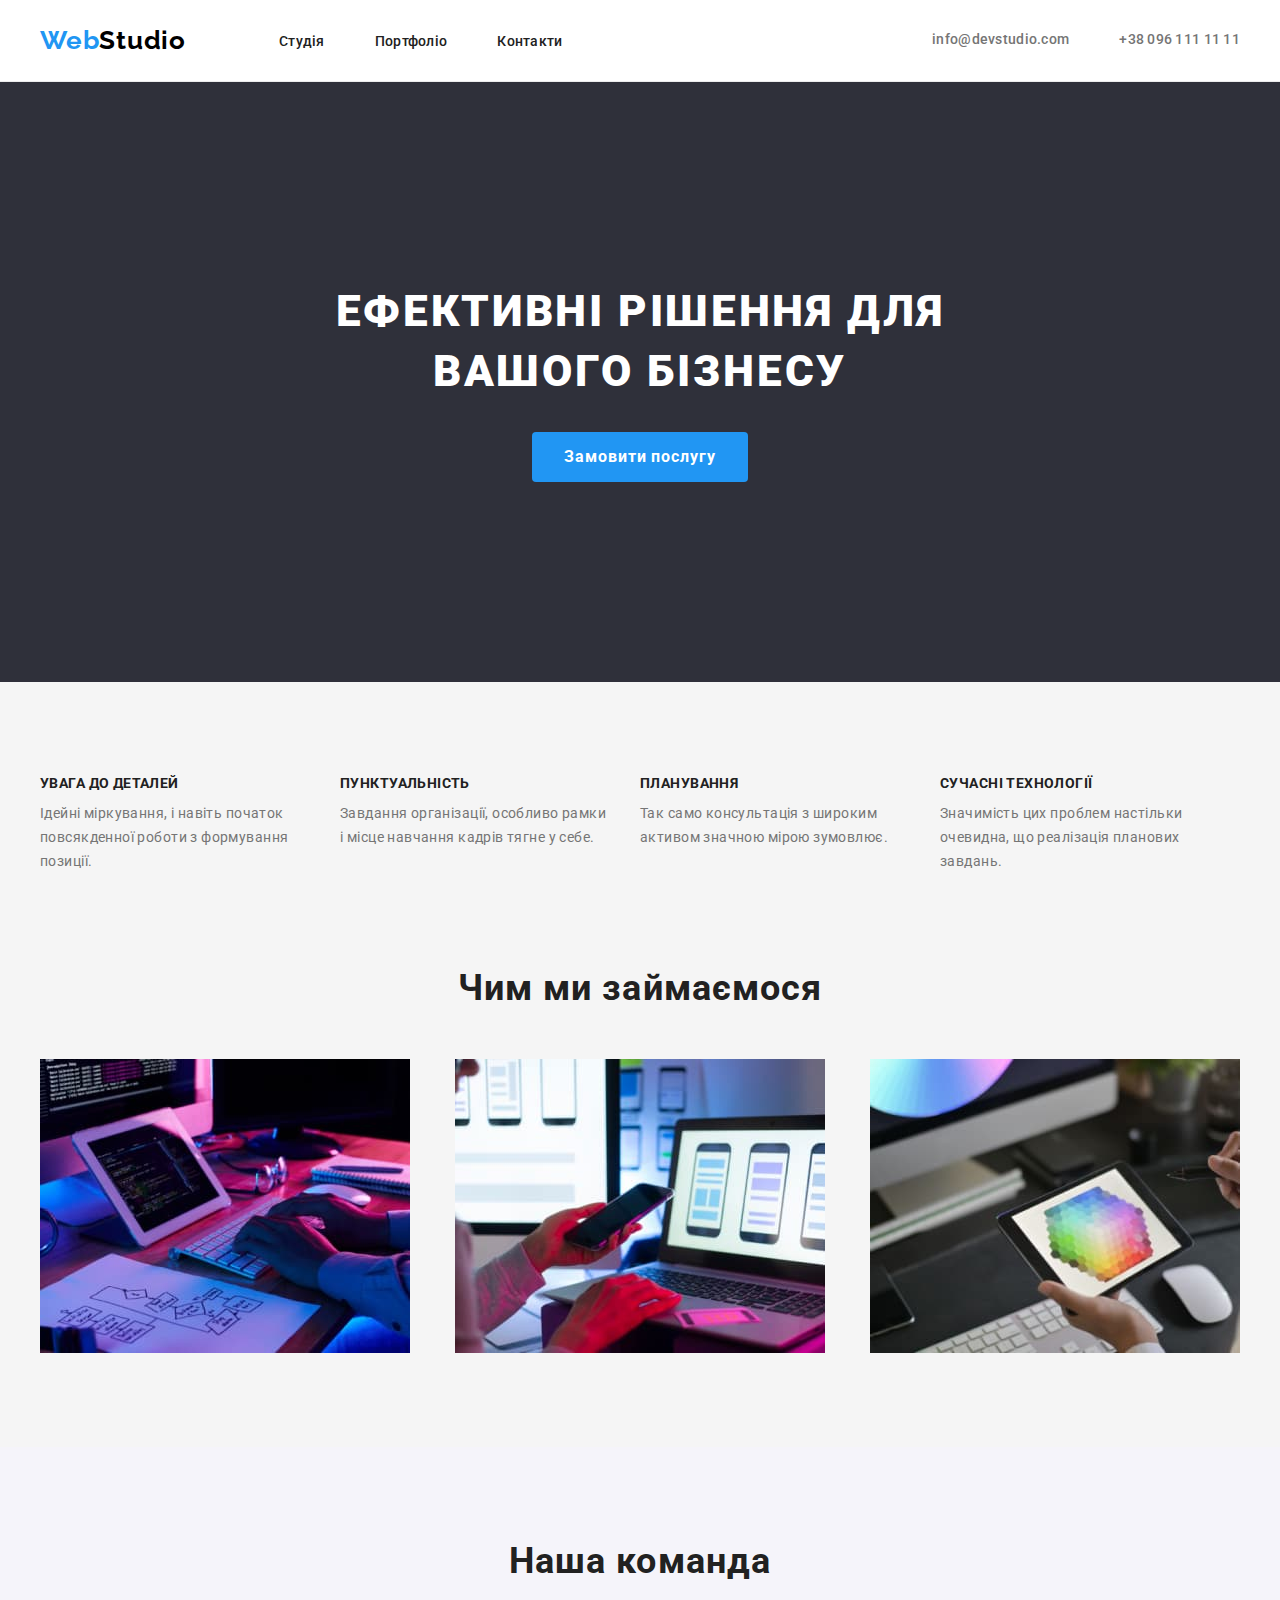
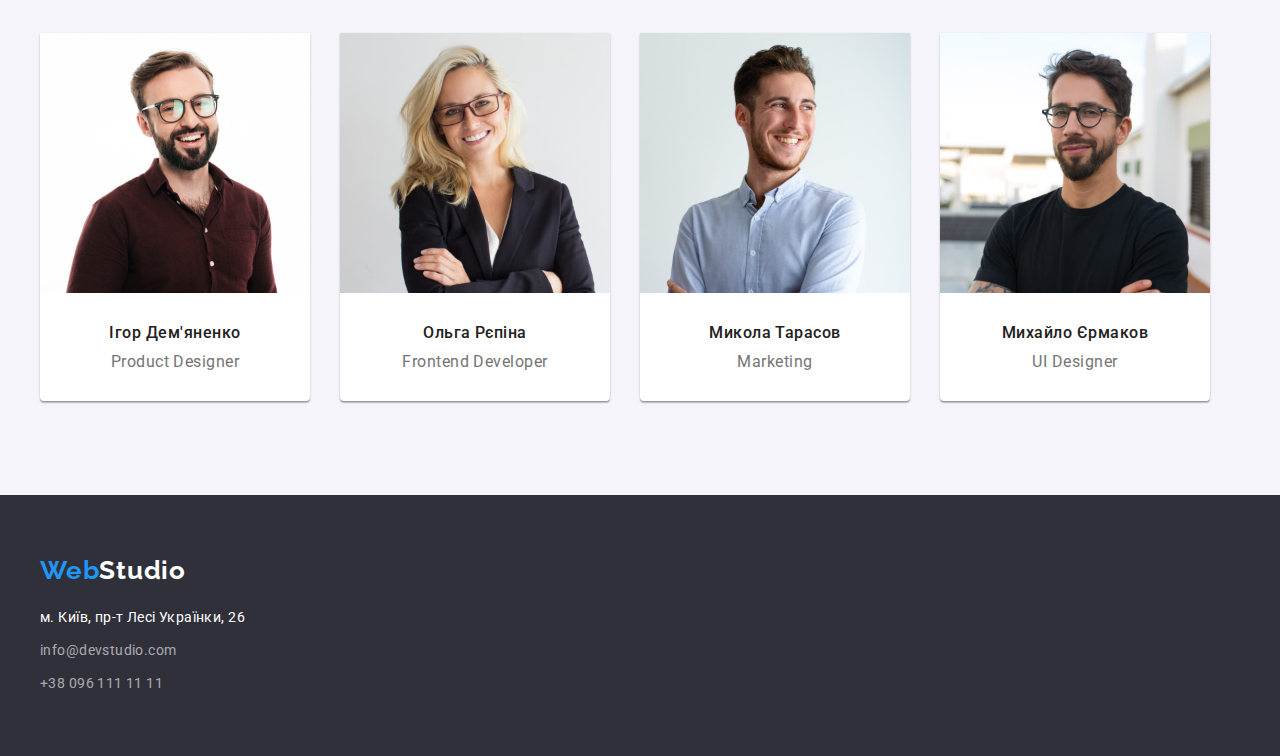
<file: index.html>
<!DOCTYPE html>
<html lang="uk">
  <head>
    <meta charset="UTF-8" />
    <meta http-equiv="X-UA-Compatible" content="IE=edge" />
    <meta name="viewport" content="width=device-width, initial-scale=1.0" />
    <title lang="en">WebStudio</title>
    <link rel="preconnect" href="https://fonts.googleapis.com" />
    <link rel="preconnect" href="https://fonts.gstatic.com" crossorigin />
    <link
      href="https://fonts.googleapis.com/css2?family=Raleway:wght@700&family=Roboto:wght@400;500;700;900&display=swap"
      rel="stylesheet"
    />
    <link rel="stylesheet" href="https://cdnjs.cloudflare.com/ajax/libs/modern-normalize/1.1.0/modern-normalize.min.css" integrity="sha512-wpPYUAdjBVSE4KJnH1VR1HeZfpl1ub8YT/NKx4PuQ5NmX2tKuGu6U/JRp5y+Y8XG2tV+wKQpNHVUX03MfMFn9Q==" crossorigin="anonymous" referrerpolicy="no-referrer" />
    <!-- Customs styles -->
    <link rel="stylesheet" href="./css/style.css" />
  </head>
  <body>
    <header class="header">
      <div class="container main-nav">
      <a href="" lang="en" class="logo link"
        >Web<span class="logo-header">Studio</span></a
      >
      <nav>
        <ul class="nav-list">
          <li class="nav-item">
            <a href="./index.html" class="nav-link link">Студія</a>
          </li>
          <li class="nav-item">
            <a href="./portfolio.html" class="nav-link link">Портфоліо</a>
          </li>
          <li class="nav-item">
            <a href="" class="nav-link link">Контакти</a>
          </li>
        </ul>
      </nav>
      <a href="mailto:info@devstudio.com" class="header-mail link"
        >info@devstudio.com</a
      >
      <a href="tel:+380961111111" class="header-tel link">+38 096 111 11 11</a>
      </div>
    </header>
    <main>
      <!--Hero-->
      <section class="section hero">
        <div class="container padding-200">
        <h1 class="hero-title">
          Ефективні рішення для <br />
          вашого бізнесу
        </h1>
        <button type="button" class="hero-btn">Замовити послугу</button>
        </div>
      </section>
      <!--Features-->
      <section class="section features">
        <div class="container padding-0">
        <h2 class="visually-hidden">Особливості</h2>
        <ul class="features-list">
          <li class="features-item">
            <h3 class="features-sub-title">Увага до деталей</h3>
            <p class="features-text">
              Ідейні міркування, і навіть початок повсякденної роботи з
              формування позиції.
            </p>
          </li>
          <li class="features-item">
            <h3 class="features-sub-title">Пунктуальність</h3>
            <p class="features-text">
              Завдання організації, особливо рамки і місце навчання кадрів тягне
              у себе.
            </p>
          </li>
          <li class="features-item">
            <h3 class="features-sub-title">Планування</h3>
            <p class="features-text">
              Так само консультація з широким активом значною мірою зумовлює.
            </p>
          </li>
          <li class="features-item">
            <h3 class="features-sub-title">Сучасні технології</h3>
            <p class="features-text">
              Значимість цих проблем настільки очевидна, що реалізація планових
              завдань.
            </p>
          </li>
        </ul>
        </div>
      </section>
      <!--Activity-->
      <section class="section activity">
        <div class="container">
        <h2 class="title">Чим ми займаємося</h2>
        <ul class="activity-list padding-0">
          <li>
            <img 
              src="./images/box1.jpg"
              alt="Людина набирає текст"
              width="370"
              height="294"
            />
          </li>
          <li>
            <img 
              src="./images/box2.jpg"
              alt="Людина за ноутбуком"
              width="370"
              height="294"
            />
          </li>
          <li>
            <img 
              src="./images/box3.jpg"
              alt="Планшет в руці"
              width="370"
              height="294"
            />
          </li>
        </ul>
        </div>
      </section>
      <!--Team-->
      <section class="section section-team">
        <div class="container">
        <h2 class="title">Наша команда</h2>
        <ul class="team-list">
          <li class="team-item">
            <img
              src="./images/Ihor.jpg"
              alt="Ігор Дем'яненко"
              width="270"
              height="260"
            />
            <div class="team-item-sign">
            <h3 class="team-sub-title">Ігор Дем'яненко</h3>
            <p class="team-text" lang="en">Product Designer</p>
            </div>
          </li>
          <li class="team-item">
            <img
              src="./images/Olha.jpg"
              alt="Ольга Рєпіна"
              width="270"
              height="260"
            />
            <div class="team-item-sign">
            <h3 class="team-sub-title">Ольга Рєпіна</h3>
            <p class="team-text" lang="en">Frontend Developer</p>
            </div>
          </li>
          <li class="team-item">
            <img
              src="./images/Mykola.jpg"
              alt="Микола Тарасов"
              width="270"
              height="260"
            />
            <div class="team-item-sign">
            <h3 class="team-sub-title">Микола Тарасов</h3>
            <p class="team-text" lang="en">Marketing</p>
            </div>
          </li>
          <li class="team-item">
            <img
              src="./images/Myhailo.jpg"
              alt="Михайло Єрмаков"
              width="270"
              height="260"
            />
            <div class="team-item-sign">
            <h3 class="team-sub-title">Михайло Єрмаков</h3>
            <p class="team-text" lang="en">UI Designer</p>
            </div>
          </li>
        </ul>
        </div>
      </section>
    </main>
    <footer class="footer">
      <div class="container">
      <a href="./index.html" lang="en" class="logo link logo-footer-margin"
        >Web<span class="logo-footer">Studio</span></a
      >
      <address>
        <ul class="address-list">
          <li class="address-item">
            <a
              href="https://goo.gl/maps/YgsLw4m8aRkTFSZB6"
              target="_blank"
              rel="nnoreferrer noopener nofollow"
              class="link address-link"
              >м. Київ, пр-т Лесі Українки, 26
            </a>
          </li>
          <li class="address-item">
            <a href="mailto:info@devstudio.com" class="link contact-link"
              >info@devstudio.com</a
            >
          </li>
          <li class="address-item">
            <a href="tel:+380961111111" class="link contact-link"
              >+38 096 111 11 11</a
            >
            </div>
          </li>
        </ul>
      </address>
    </footer>
  </body>
</html>
</file>
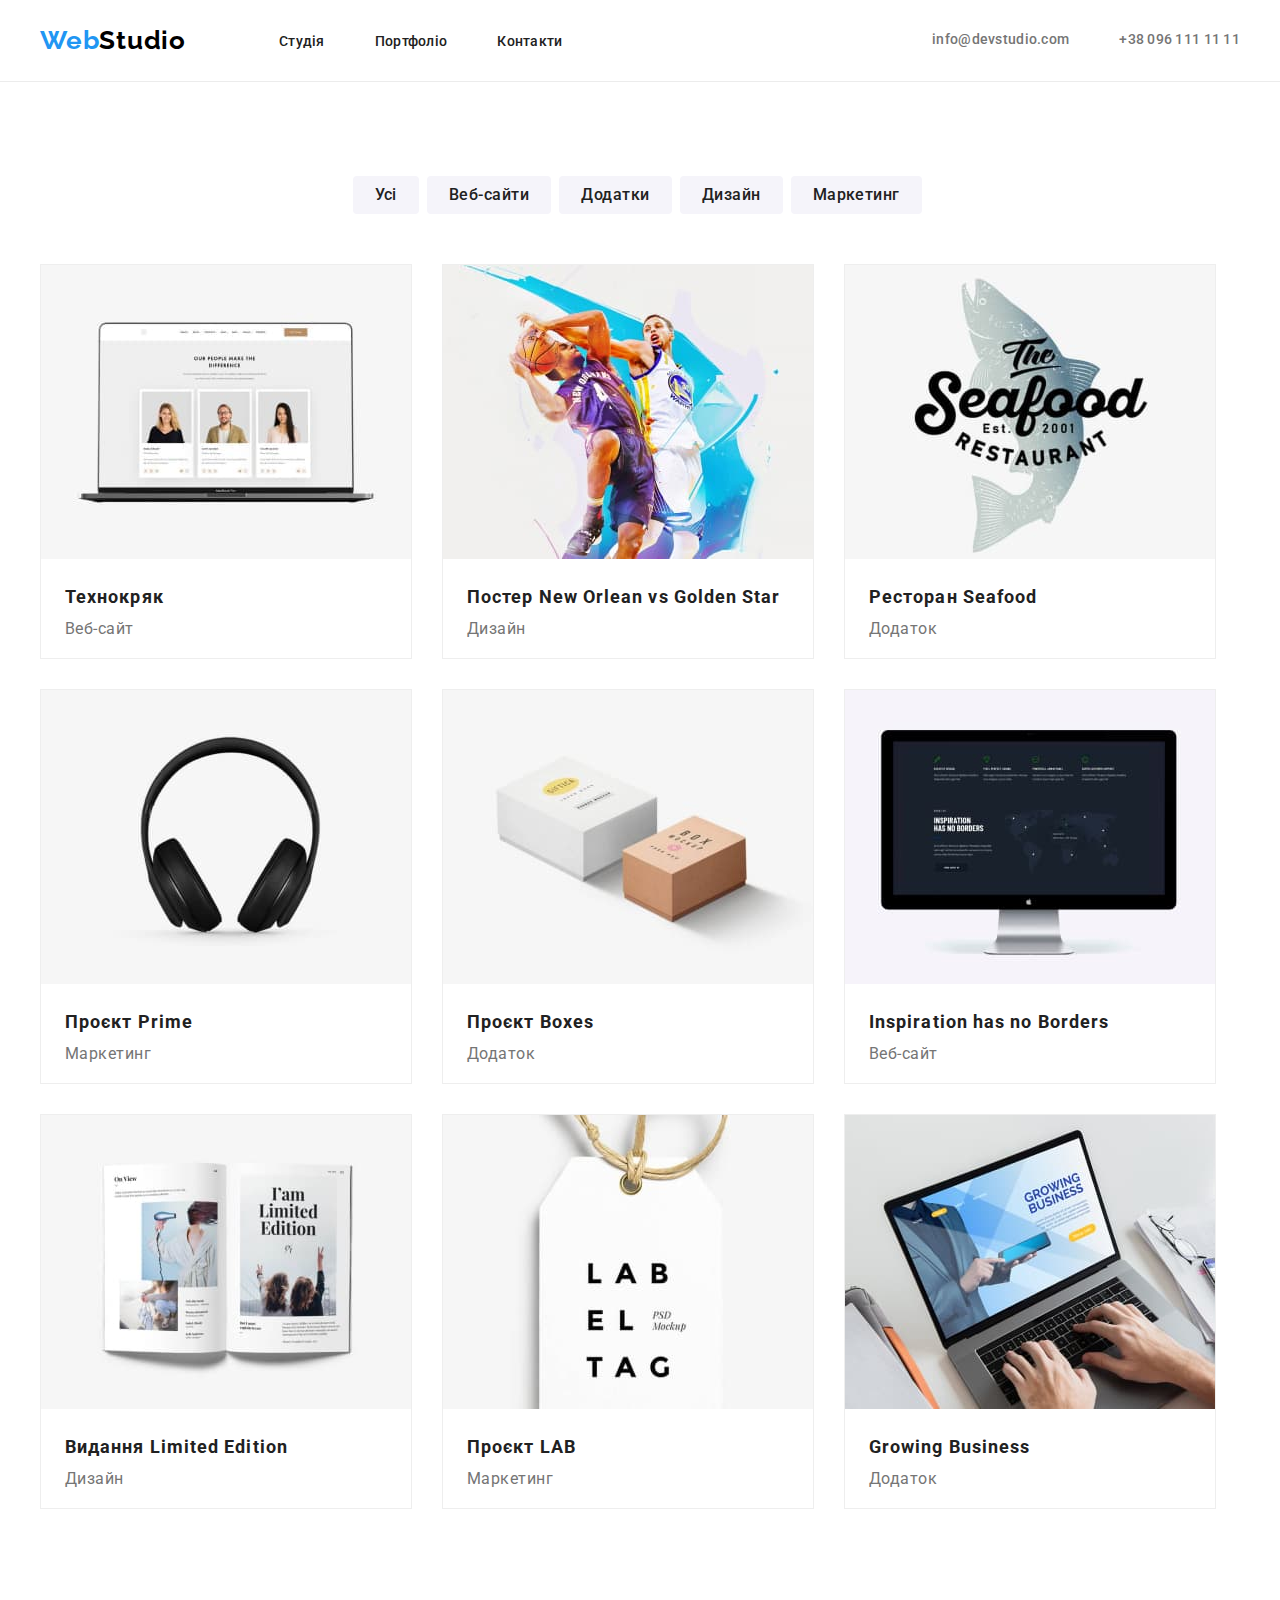
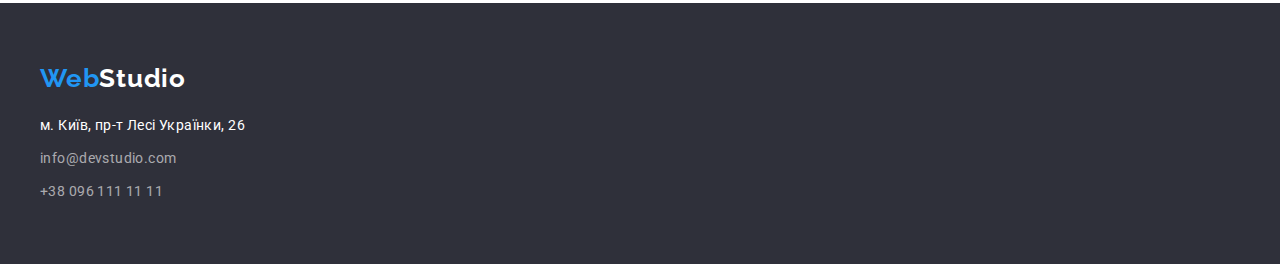
<file: portfolio.html>
<!DOCTYPE html>
<html lang="uk">
  <head>
    <meta charset="UTF-8" />
    <meta http-equiv="X-UA-Compatible" content="IE=edge" />
    <meta name="viewport" content="width=device-width, initial-scale=1.0" />
    <title lang="en">WebStudio</title>
    <link rel="preconnect" href="https://fonts.googleapis.com" />
    <link rel="preconnect" href="https://fonts.gstatic.com" crossorigin />
    <link
      href="https://fonts.googleapis.com/css2?family=Raleway:wght@700&family=Roboto:wght@400;500;700;900&display=swap"
      rel="stylesheet"
    />
    <link
      rel="stylesheet"
      href="https://cdnjs.cloudflare.com/ajax/libs/modern-normalize/1.1.0/modern-normalize.min.css"
      integrity="sha512-wpPYUAdjBVSE4KJnH1VR1HeZfpl1ub8YT/NKx4PuQ5NmX2tKuGu6U/JRp5y+Y8XG2tV+wKQpNHVUX03MfMFn9Q=="
      crossorigin="anonymous"
      referrerpolicy="no-referrer"
    />
    <!-- Customs styles -->
    <link rel="stylesheet" href="./css/style.css" />
  </head>
  <body>
    <header class="header">
      <div class="container main-nav">
        <a href="./index.html" lang="en" class="logo link"
          >Web<span class="logo-header">Studio</span></a
        >
        <nav>
          <ul class="nav-list">
            <li class="nav-item">
              <a href="./index.html" class="nav-link link">Студія</a>
            </li>
            <li class="nav-item">
              <a href="./portfolio.html" class="nav-link link">Портфоліо</a>
            </li>
            <li class="nav-item">
              <a href="" class="nav-link link">Контакти</a>
            </li>
          </ul>
        </nav>
        <a href="mailto:info@devstudio.com" class="header-mail link"
          >info@devstudio.com</a
        >
        <a href="tel:+380961111111" class="header-tel link"
          >+38 096 111 11 11</a
        >
      </div>
    </header>
    <main>
      <section class="portfolio section">
        <div class="container">
          <h1 class="visually-hidden">portfolio</h1>
          <!-- FILTER -->
          <div class="filter">
            <ul class="portfolio-list">
              <li class="filter-list-item">
                <button type="button" class="portfolio-btn">Усі</button>
              </li>
              <li class="filter-list-item">
                <button type="button" class="portfolio-btn">Веб-сайти</button>
              </li>
              <li class="filter-list-item">
                <button type="button" class="portfolio-btn">Додатки</button>
              </li>
              <li class="filter-list-item">
                <button type="button" class="portfolio-btn">Дизайн</button>
              </li>
              <li class="filter-list-item">
                <button type="button" class="portfolio-btn">Маркетинг</button>
              </li>
            </ul>
          </div>
          <!-- Projects -->
          <div class="projects">
            <ul class="portfolio-list">
              <li class="projects-list-item">
                <a href="" class="link">
                  <img
                    src="./images/project1.jpg"
                    alt="ноутбук"
                    width="370"
                    height="294"
                  />
                  <div class="item-sign">
                    <h2 class="portfolio-sub-title">Технокряк</h2>
                    <p class="projects-text">Веб-сайт</p>
                  </div>
                </a>
              </li>
              <li class="projects-list-item">
                <a href="" class="link">
                  <img
                    src="./images/project2.jpg"
                    alt="баскетболисти"
                    width="370"
                    height="294"
                  />
                  <div class="item-sign">
                    <h2 class="portfolio-sub-title">
                      Постер <span lang="en">New Orlean vs Golden Star</span>
                    </h2>
                    <p class="projects-text">Дизайн</p>
                  </div>
                </a>
              </li>
              <li class="projects-list-item">
                <a href="" class="link">
                  <img
                    src="./images/project3.jpg"
                    alt="логотип ресторану"
                    width="370"
                    height="294"
                  />
                  <div class="item-sign">
                    <h2 class="portfolio-sub-title">
                      Ресторан <span lang="en">Seafood</span>
                    </h2>
                    <p class="projects-text">Додаток</p>
                  </div>
                </a>
              </li>
              <li class="projects-list-item">
                <a href="" class="link">
                  <img
                    src="./images/project4.jpg"
                    alt="навушники"
                    width="370"
                    height="294"
                  />
                  <div class="item-sign">
                    <h2 class="portfolio-sub-title">
                      Проєкт <span lang="en">Prime</span>
                    </h2>
                    <p class="projects-text">Маркетинг</p>
                  </div>
                </a>
              </li>
              <li class="projects-list-item">
                <a href="" class="link">
                  <img
                    src="./images/project5.jpg"
                    alt="дві коробки"
                    width="370"
                    height="294"
                  />
                  <div class="item-sign">
                    <h2 class="portfolio-sub-title">
                      Проєкт <span lang="en">Boxes</span>
                    </h2>
                    <p class="projects-text">Додаток</p>
                  </div>
                </a>
              </li>
              <li class="projects-list-item">
                <a href="" class="link">
                  <img
                    src="./images/project6.jpg"
                    alt="монітор"
                    width="370"
                    height="294"
                  />
                  <div class="item-sign">
                    <h2 class="portfolio-sub-title" lang="en">
                      Inspiration has no Borders
                    </h2>
                    <p class="projects-text">Веб-сайт</p>
                  </div>
                </a>
              </li>
              <li class="projects-list-item">
                <a href="" class="link">
                  <img
                    src="./images/project7.jpg"
                    alt="журнал"
                    width="370"
                    height="294"
                  />
                  <div class="item-sign">
                    <h2 class="portfolio-sub-title">
                      Видання <span lang="en">Limited Edition</span>
                    </h2>
                    <p class="projects-text">Дизайн</p>
                  </div>
                </a>
              </li>
              <li class="projects-list-item">
                <a href="" class="link">
                  <img
                    src="./images/project8.jpg"
                    alt="бірка"
                    width="370"
                    height="294"
                  />
                  <div class="item-sign">
                    <h2 class="portfolio-sub-title">
                      Проєкт <span lang="en">LAB</span>
                    </h2>
                    <p class="projects-text">Маркетинг</p>
                  </div>
                </a>
              </li>
              <li class="projects-list-item">
                <a href="" class="link">
                  <img
                    src="./images/project9.jpg"
                    alt="ноутбук"
                    width="370"
                    height="294"
                  />
                  <div class="item-sign">
                    <h2 class="portfolio-sub-title" lang="en">
                      Growing Business
                    </h2>
                    <p class="projects-text">Додаток</p>
                  </div>
                </a>
              </li>
            </ul>
          </div>
        </div>
      </section>
    </main>
    <footer class="footer">
      <div class="container">
        <a href="./index.html" lang="en" class="logo link logo-footer-margin"
          >Web<span class="logo-footer">Studio</span></a
        >
        <address>
          <ul class="address-list">
            <li class="address-item">
              <a
                href="https://goo.gl/maps/YgsLw4m8aRkTFSZB6"
                target="_blank"
                rel="nnoreferrer noopener nofollow"
                class="link address-link"
                >м. Київ, пр-т Лесі Українки, 26
              </a>
            </li>
            <li class="address-item">
              <a href="mailto:info@devstudio.com" class="link contact-link"
                >info@devstudio.com</a
              >
            </li>
            <li class="address-item">
              <a href="tel:+380961111111" class="link contact-link"
                >+38 096 111 11 11</a
              >
            </li>
          </ul>
        </address>
      </div>
    </footer>
  </body>
</html>
</file>
<file: css/style.css>
body {
  font-family: "Roboto", sans-serif;
  font-style: normal;
  color: #212121;

  margin: 0;
}

/* main */

.link {
  text-decoration-line: none;
}
.container {
  margin: 0 auto;
  width: 1200px;
  padding-left: 15px;
  padding-right: 15px;
  /* outline: 2px solid tomato; */
}

h1, h2, h3, h4, h5, h6, p {
  margin: 0 auto;
}
ul {
  list-style: none;
  margin: 0;
  padding: 0;
}

img {
  display: block;
  max-width: 100%;
  height: auto;
}

.section {
  display: flex;
  padding-top: 94px;
  padding-bottom: 94px;
  /* outline: 2px solid tomato; */
}

:root {
  --main-text-color: #212121;
  --p-text-color: #757575;
  --main-blue-color: #2196f3;
  --main-white-color: #ffffff;
  --main-background-color: #f5f5f5;
}
.title {
  margin-bottom: 50px;

  font-size: 36px;
  line-height: 1.16;
  text-align: center;
  letter-spacing: 0.03em;

  color: var(--main-text-color);
}

.visually-hidden {
  position: absolute;
  white-space: nowrap;
  width: 1px;
  height: 1px;
  overflow: hidden;
  border: 0;
  padding: 0;
  clip: rect(0 0 0 0);
  clip-path: inset(50%);
  margin: -1px;
}
/* Header */

.header {
  background: var(--main-white-color);
  border-bottom:  1px solid;
  border-color: #ECECEC;
}

.main-nav {
  display: flex;
  align-items: center;
}
.logo {
  margin-right: 93px;
  margin-top: 25px;
  margin-bottom: 25px;

  font-family: "Raleway";
  font-weight: 700;
  font-size: 26px;
  line-height: 1.19;
  letter-spacing: 0.03em;
  color: var(--main-blue-color);
}
.logo-header {
  font-family: "Raleway";
  font-weight: 700;
  font-size: 26px;
  line-height: 1.19;
  letter-spacing: 0.03em;

  color: #000000;
}
.nav-list {
  list-style-type: none;
  display: flex;
  padding: 0;
}
.nav-item + .nav-item {
  margin-left: 50px;
}
.nav-link {
  padding: 20px 0;

  font-weight: 500;
  font-size: 14px;
  line-height: 1.14;
  letter-spacing: 0.02em;

  color: var(--main-text-color);
}
.nav-link:hover,
.nav-link:focus {
  color: var(--main-blue-color);
}
.header-mail {
  margin-left: auto;

  font-weight: 500;
  font-size: 14px;
  line-height: 1.14;
  letter-spacing: 0.02em;

  color: var(--p-text-color);
}
.header-mail:hover,
.header-mail:focus {
  color: var(--main-blue-color);
}
.header-tel {
  margin-left: 50px;

  font-weight: 500;
  font-size: 14px;
  line-height: 1.14;
  letter-spacing: 0.02em;

  color: var(--p-text-color);
}

.header-tel:hover,
.header-tel:focus {
  color: var(--main-blue-color);
}

/* HERO */

.hero {
  padding: 0;
  
  text-align: center;
  min-height: 600px;

  background-color: #2f303a;
}
.padding-200 {
  padding-top: 200px;
  padding-bottom: 200px;
}
.hero-title {
  font-weight: 900;
  font-size: 44px;
  line-height: 1.36;

  text-align: center;
  letter-spacing: 0.06em;
  text-transform: uppercase;

  color: var(--main-white-color);
  background: #2f303a;
}
.hero-btn {
    border-radius: 4px;
  border-color: transparent;
  font-family: inherit;
  font-weight: 700;
  font-size: 16px;
  line-height: 1.88;

  display: inline-block;
  align-items: center;
  text-align: center;
  letter-spacing: 0.06em;
  margin-top: 30px;
  min-width: 216px;
  min-height: 50px;

  color: var(--main-white-color);
  background: var(--main-blue-color);
  cursor: pointer;
}
.hero-btn:hover,
.hero-btn:focus {
  color: var(--main-white-color);
  background: #188ce8;
  cursor: pointer;
}

/* Features */

.features {
  background: var(--main-background-color);
  padding-bottom: 0;
}

.features-list {
  list-style-type: none;
  display: flex;
}
.features-item {
  width: 270px; 
  margin-right: 30px;
}
.features-item:last-child {
  margin-right: 0;
}
.features-sub-title {
  font-size: 14px;
  line-height: 1.14;
  letter-spacing: 0.03em;
  text-transform: uppercase;
  margin-bottom: 10px;

  color: var(--main-text-color);
}
.features-text {
  font-size: 14px;
  line-height: 1.71;
  letter-spacing: 0.03em;

  color: var(--p-text-color);
}

/* Activity */

.activity {
  background: var(--main-background-color);
}
.activity-list {
  list-style-type: none;
  display: flex;
  justify-content: space-between;
}

/* Team */

.section-team {
  background-color: #f5f4fa;
}
.team-list {
  list-style-type: none;
  display: flex;
}
.team-item {
  width: 270px;
  margin-right: 30px;
  box-shadow: 0px 1px 3px rgba(0, 0, 0, 0.12), 0px 1px 1px rgba(0, 0, 0, 0.14), 0px 2px 1px rgba(0, 0, 0, 0.2);
  border-radius: 0px 0px 4px 4px;

  background: var(--main-white-color);
}
.team-item:last-child {
  margin-right: 0;
}
.team-sub-title {
  font-weight: 500;
  font-size: 16px;
  line-height: 1.19;
  text-align: center;
  letter-spacing: 0.03em;
  margin-bottom: 10px;

  color: var(--title-text-color);
}
.team-text {
  font-size: 16px;
  line-height: 1.19;
  text-align: center;
  letter-spacing: 0.03em;

  color: var(--p-text-color);
}
.team-item-sign {
padding: 30px 0;
}

/* Footer */

.footer {
  background: #2f303a;
  padding-top: 60px;
  padding-bottom: 60px;
}
.logo-footer {
  font-family: "Raleway";
  font-size: 26px;
  line-height: 1.19px;
  letter-spacing: 0.03em;

  color: var(--main-white-color);
}
.logo-footer-margin {
  display: inline-block;
  margin-bottom: 20px;
  margin-top: 0;
}
.address-list {
  list-style-type: none;
}
.address-link {
  font-family: "Roboto";
  font-style: normal;
  font-size: 14px;
  line-height: 1.71;
  letter-spacing: 0.03em;

  color: var(--main-white-color);
}
.address-item {
  margin-bottom: 9px;
}
.address-item:last-child {
  margin-bottom: 0;
}
.address-link:hover,
.address-link:focus {
  color: var(--main-blue-color);
}
.contact-link {
  font-family: "Roboto";
  font-style: normal;
  font-size: 14px;
  line-height: 1.71;
  letter-spacing: 0.03em;

  color: rgba(255, 255, 255, 0.6);
}
.contact-link:hover,
.contact-link:focus {
  color: var(--main-blue-color);
}

/* PORTFOLIO */

.portfolio {
  /* background: var(--main-background-color); */
  display: flex;
}

/* Filter */
.filter {
  width: 575px;
  margin-left: auto;
  margin-right: auto;
  margin-bottom: 50px;
  }

.filter-list-item {
  margin-right: 8px;
}
.filter-list-item:last-child {
  margin-right: 0;
}
.portfolio-btn {
  height: 38px;
  padding: 6px 22px;
  font-family: "Roboto";
  font-weight: 500;
  font-size: 16px;
  line-height: 1.62;
  text-align: center;
  letter-spacing: 0.03em;

  color: var(--main-text-color);
  background-color: #f5f4fa;
  border-width: 0;
  border-radius: 4px;
  border-color: #f5f4fa;
  cursor: pointer;
}
.portfolio-btn:hover,
.portfolio-btn:focus {
  color: var(--main-white-color);
  background-color: var(--main-blue-color);
}
.portfolio-sub-title {
  margin-bottom: 4px;
  font-size: 18px;
  line-height: 2;
  letter-spacing: 0.06em;

  color: var(--main-text-color);
}
.portfolio-list {
  list-style-type: none;
  display: flex;
  flex-wrap: wrap;
}

/* Projects */
.projects-list-item {
  width: 370px;
  margin-right: 30px;
  margin-bottom: 30px;
  border: 1px solid #EEEEEE;
}
.projects-list-item:nth-child(3n) {
  margin-right: 0;
}
.projects-list-item:nth-child(n+7) {
  margin-bottom: 0;
}

.projects-text {
  font-size: 16px;
  line-height: 1.19;
  letter-spacing: 0.03em;

  color: var(--p-text-color);
}
.item-sign {
  padding: 20px 24px;
}
</file>
